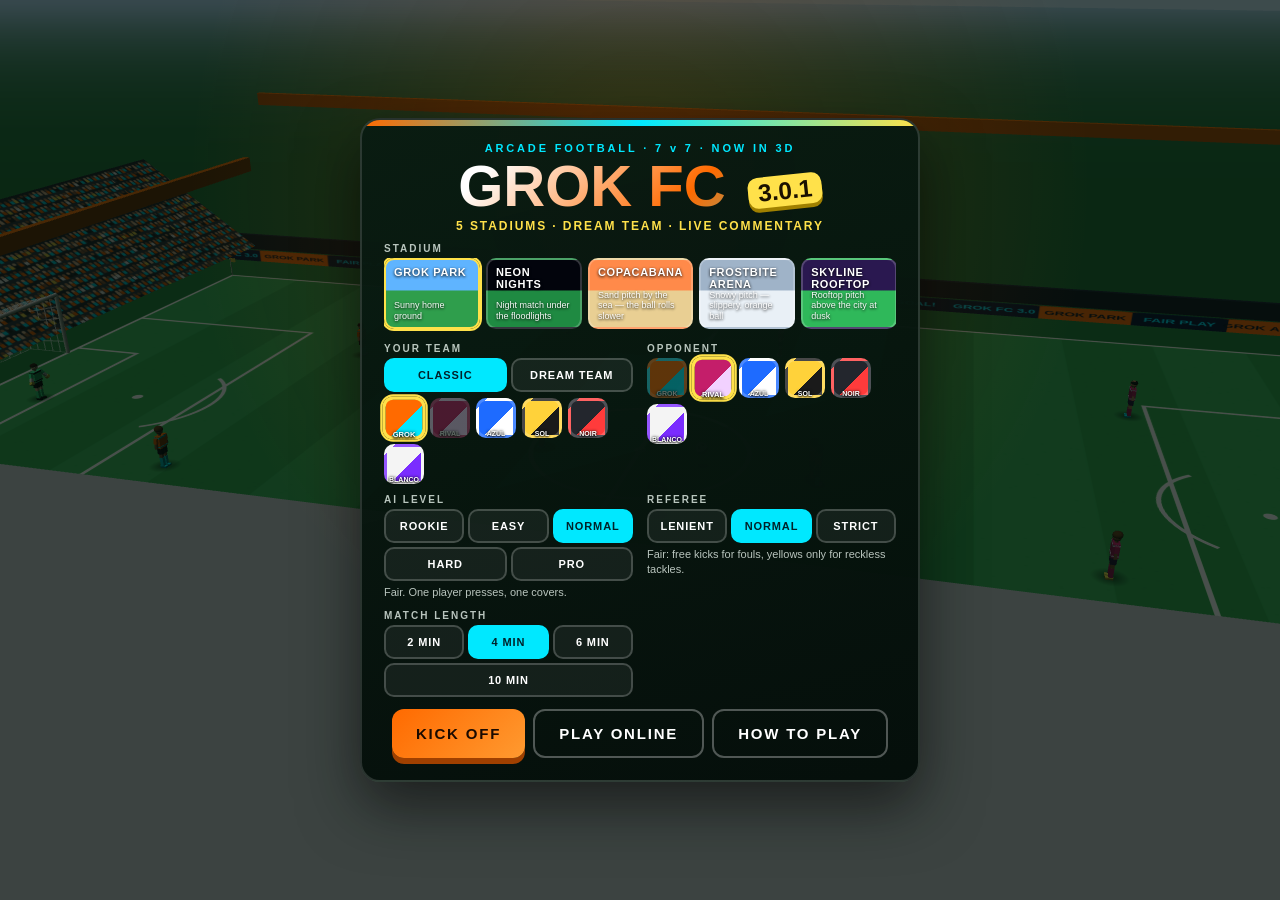
<file: index.html>
<!DOCTYPE html>
<html lang="en">
<head>
  <meta charset="UTF-8" />
  <meta name="viewport" content="width=device-width, initial-scale=1, maximum-scale=1, user-scalable=no, viewport-fit=cover" />
  <meta name="apple-mobile-web-app-capable" content="yes" />
  <meta name="mobile-web-app-capable" content="yes" />
  <meta name="apple-mobile-web-app-status-bar-style" content="black-translucent" />
  <meta name="theme-color" content="#0a1f14" />
  <title>GROK FC 3.0.1</title>
  <link rel="stylesheet" href="style.css" />
  <link rel="icon" href="data:image/svg+xml,%3Csvg xmlns='http://www.w3.org/2000/svg' viewBox='0 0 64 64'%3E%3Crect width='64' height='64' rx='12' fill='%230a1f14'/%3E%3Ccircle cx='32' cy='32' r='18' fill='%23ff6a00'/%3E%3Ccircle cx='32' cy='32' r='10' fill='%2300e8ff'/%3E%3Ccircle cx='32' cy='32' r='4' fill='%23fff'/%3E%3C/svg%3E" />
</head>
<body>
  <canvas id="game"></canvas>
  <div id="flash"></div>
  <div id="goal-text"></div>
  <div id="name-tag" class="hidden"></div>
  <div id="power" class="hidden"><div id="power-fill"></div><span>POWER</span></div>

  <div id="hud" class="hidden">
    <div id="scoreboard">
      <div class="team home"><span class="kit"></span><span id="name-home" class="name">GROK</span><span id="score-home" class="score">0</span></div>
      <div class="clock-wrap"><div id="clock">0'</div><div id="half-label">1ST HALF</div></div>
      <div class="team away"><span id="score-away" class="score">0</span><span id="name-away" class="name">RIVAL</span><span class="kit"></span></div>
    </div>
    <button id="pause-btn" type="button" aria-label="Pause">II</button>
    <button id="mute-btn" type="button" aria-label="Commentary voice on/off">🔊</button>
    <canvas id="minimap"></canvas>
    <div id="comm"><i>🎙</i><span></span></div>
    <div id="call-banner"></div>
    <div id="card-toast" class="hidden">
      <div id="toast-pic" class="cardpic yellow"></div>
      <div class="toast-text"><b id="toast-title">YELLOW CARD</b><span id="toast-sub"></span></div>
    </div>
    <div id="card-log"></div>
    <div id="player-info"><span id="ctrl-name">#9</span><div id="stam-bar"><div id="stam-fill"></div></div></div>
    <div id="sp-hint" class="hidden"></div>
    <div id="replay-tag" class="hidden">▶ REPLAY <small>tap to skip</small></div>
  </div>

  <div id="touch-ui" class="hidden" aria-hidden="true">
    <div id="stick-zone"><div id="stick-base"><div id="stick"></div></div><div id="stick-hint">MOVE</div></div>
    <div id="action-btns">
      <button type="button" id="btn-sprint"><span id="lbl-sprint" class="lbl">SPRINT</span><span id="sub-sprint" class="sub"></span></button>
      <button type="button" id="btn-pass"><span id="lbl-pass" class="lbl">PASS</span></button>
      <button type="button" id="btn-shoot"><span id="lbl-shoot" class="lbl">SHOOT</span><span id="sub-shoot" class="sub">hold = power</span></button>
    </div>
  </div>

  <div id="overlay" class="show">
    <div class="card" id="title-card">
      <div class="stripe"></div>
      <div class="title-row">
        <div>
          <p class="kicker">ARCADE FOOTBALL · 7 v 7 · NOW IN 3D</p>
          <h1>GROK FC <span class="ver">3.0.1</span></h1>
          <p class="tag">5 STADIUMS · DREAM TEAM · LIVE COMMENTARY</p>
        </div>
      </div>
      <div class="settings">
        <div class="set wide"><label>STADIUM</label><div id="pick-stad" class="stads"></div></div>
        <div class="set"><label>YOUR TEAM</label><div id="pick-mode" class="segs"></div><div id="pick-team" class="swatches"></div><div id="dream-sum" class="dream-sum hidden"></div></div>
        <div class="set"><label>OPPONENT</label><div id="pick-opp" class="swatches"></div></div>
        <div class="set"><label>AI LEVEL</label><div id="pick-diff" class="segs lv5"></div><p id="diff-note" class="note"></p></div>
        <div class="set"><label>REFEREE</label><div id="pick-ref" class="segs"></div><p id="ref-note" class="note"></p></div>
        <div class="set"><label>MATCH LENGTH</label><div id="pick-len" class="segs"></div></div>
      </div>
      <div class="btn-row">
        <button id="play-btn" type="button" class="btn primary">KICK OFF</button>
        <button id="online-btn" type="button" class="btn ghost">PLAY ONLINE</button>
        <button id="help-btn" type="button" class="btn ghost">HOW TO PLAY</button>
      </div>
      <p id="title-record" class="note"></p>
    </div>

    <div class="card hidden" id="help-card">
      <div class="stripe"></div>
      <p class="kicker">HOW TO PLAY</p>
      <h2>Score more than them!</h2>
      <div class="help-grid">
        <div>
          <h3>📱 Phone</h3>
          <ul>
            <li><b>Left thumb</b> anywhere on the left = joystick. Up on the stick = up the pitch.</li>
            <li><b>PASS</b> — to the teammate you point at (white ring shows who)</li>
            <li><b>SHOOT</b> — hold for power, let go. It aims for the open corner for you.</li>
            <li><b>SPRINT</b> — hold to run faster</li>
            <li>Defending: big button = <b>TACKLE</b>, <b>SWITCH</b> = change player, hold <b>SPRINT</b> (no stick) to chase the ball</li>
          </ul>
        </div>
        <div class="kb">
          <h3>⌨️ Keyboard</h3>
          <ul>
            <li><kbd>WASD</kbd>/<kbd>Arrows</kbd> move · <kbd>Shift</kbd>/<kbd>L</kbd> sprint</li>
            <li><kbd>J</kbd>/<kbd>Z</kbd> pass (switch player when defending)</li>
            <li><kbd>K</kbd>/<kbd>X</kbd>/<kbd>Space</kbd> shoot — hold for power (tackle when defending)</li>
            <li><kbd>Q</kbd>/<kbd>Tab</kbd> switch · <kbd>Esc</kbd> pause</li>
          </ul>
        </div>
      </div>
      <p class="tips">⭐ You always control the player with the <b class="yel">yellow arrow</b>. It switches automatically to whoever is closest to the ball, and the ball sticks to your feet when you dribble.
        Tackle from the front — tackles from behind or after the ball has gone are fouls, and really reckless ones get a card.</p>
      <button id="help-ok" type="button" class="btn primary">GOT IT — LET'S PLAY</button>
    </div>

    <div class="card hidden wide" id="dream-card"></div>

    <div class="card hidden" id="online-card">
      <div class="stripe"></div>
      <div id="on-body"></div>
    </div>

    <div class="card hidden" id="pause-card">
      <p class="kicker">PAUSED</p>
      <h2>TIME OUT</h2>
      <div id="pause-help" class="hidden note">PASS = pass to the ringed teammate · SHOOT = hold &amp; release · SPRINT = hold · Defending: big button tackles, SWITCH changes player, hold SPRINT to chase</div>
      <div class="btn-row">
        <button id="resume-btn" type="button" class="btn primary">RESUME</button>
        <button id="pause-help-btn" type="button" class="btn ghost">CONTROLS</button>
        <button id="pause-quit-btn" type="button" class="btn ghost">QUIT</button>
      </div>
    </div>

    <div class="card hidden" id="half-card">
      <p class="kicker">HALF TIME</p>
      <h2 id="half-score">0 – 0</h2>
      <p class="result" id="half-msg"></p>
      <button id="second-half-btn" type="button" class="btn primary">2ND HALF</button>
    </div>

    <div class="card hidden" id="full-card">
      <div class="stripe"></div>
      <p class="kicker">FULL TIME</p>
      <h2 id="full-score">0 – 0</h2>
      <p class="result" id="full-msg"></p>
      <div class="stats" id="full-stats"></div>
      <p id="full-record" class="note"></p>
      <div class="btn-row">
        <button id="retry-btn" type="button" class="btn primary">REMATCH</button>
        <button id="full-menu-btn" type="button" class="btn ghost">MENU</button>
      </div>
    </div>
  </div>

  <div id="countdown"></div>

  <script src="three.min.js"></script>
  <script src="peerjs.min.js"></script>
  <script src="grok-net.js"></script>
  <script src="dream.js"></script>
  <script src="commentary.js"></script>
  <script src="fc3d.js?v=301"></script>
  <script src="game.js?v=301"></script>
</body>
</html>
</file>
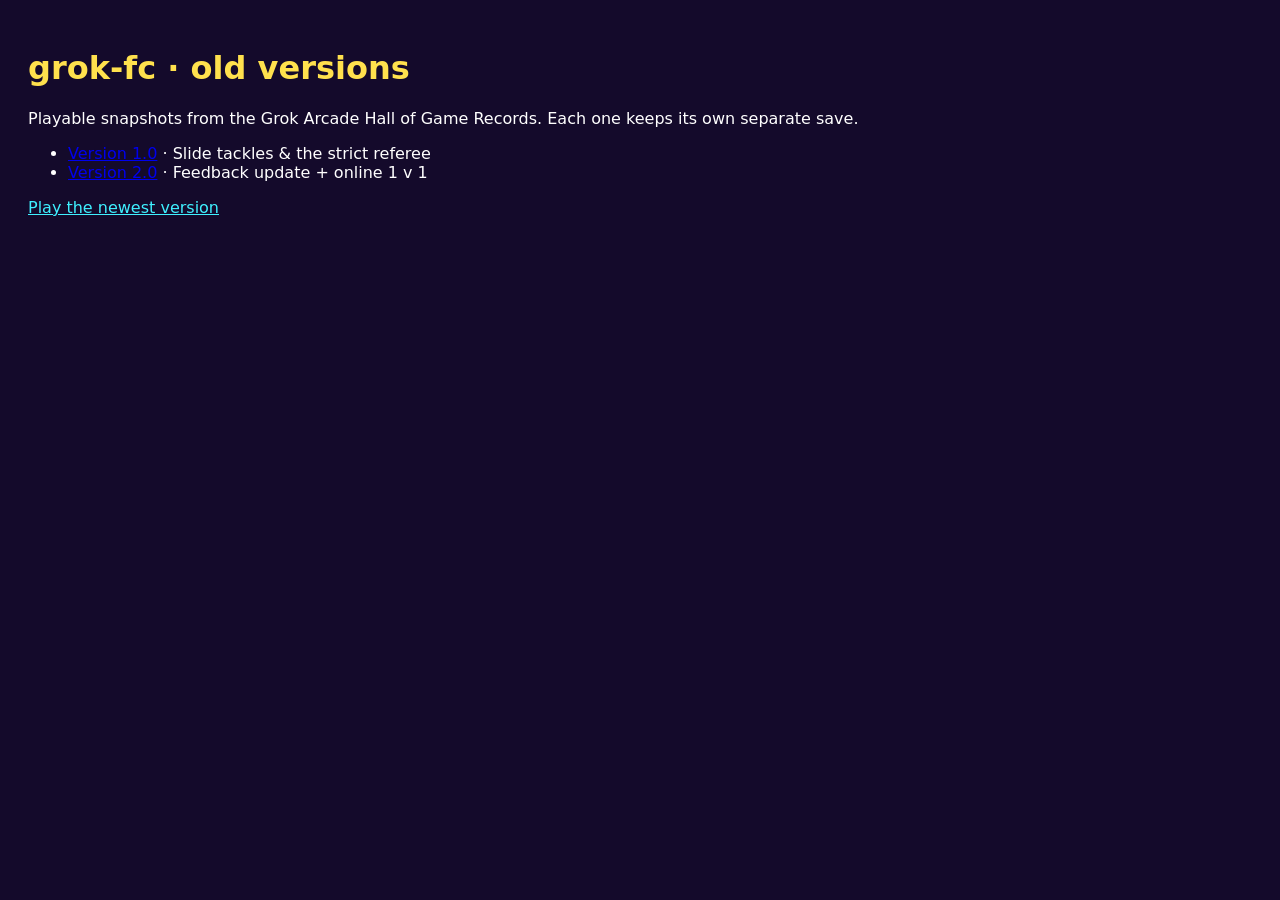
<file: versions/index.html>
<!doctype html><meta charset="utf-8"><meta name="viewport" content="width=device-width,initial-scale=1"><meta name="robots" content="noindex"><title>grok-fc old versions</title><body style="font-family:system-ui;background:#140a2b;color:#fff;padding:20px"><h1 style="color:#ffe14d">grok-fc &middot; old versions</h1><p>Playable snapshots from the Grok Arcade Hall of Game Records. Each one keeps its own separate save.</p><ul><li><a href="v1/">Version 1.0</a> &middot; Slide tackles & the strict referee</li><li><a href="v2/">Version 2.0</a> &middot; Feedback update + online 1 v 1</li></ul><p><a style="color:#3ff0ff" href="../">Play the newest version</a></p>
</file>
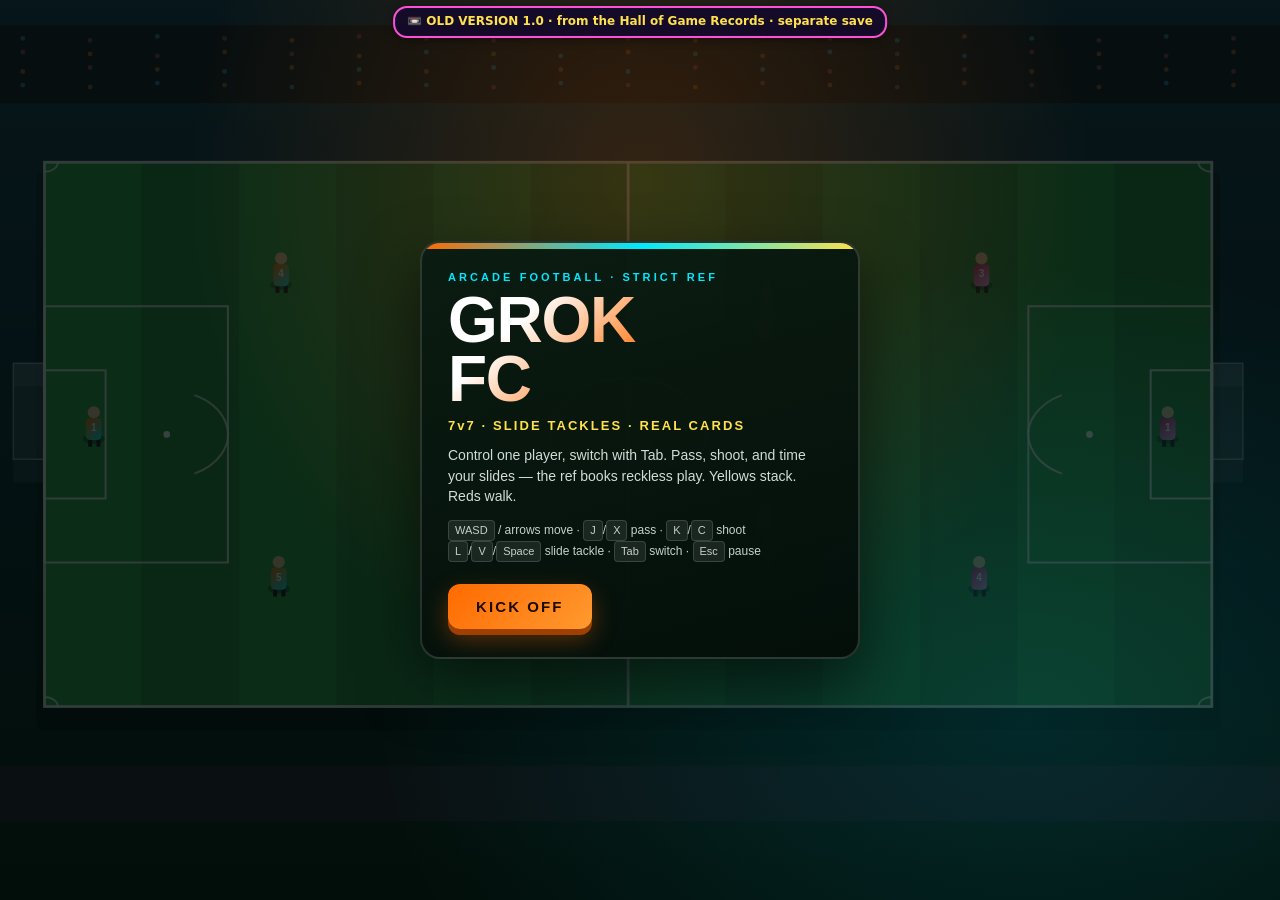
<file: versions/v1/index.html>
<!DOCTYPE html>
<html lang="en">
<head>
<script>/* Grok Arcade Hall of Game Records: archived old version 1.0 of grok-fc. Saves are kept separate from the newest version. */
(function(){var P='grokOldVersion.grok-fc.v1:';try{var S=Storage.prototype,g=S.getItem,s=S.setItem,r=S.removeItem;function L(t){try{return t===window.localStorage;}catch(e){return false;}}
S.getItem=function(k){return g.call(this,L(this)?P+k:k);};S.setItem=function(k,v){return s.call(this,L(this)?P+k:k,v);};S.removeItem=function(k){return r.call(this,L(this)?P+k:k);};}catch(e){}
window.GROK_OLD_VERSION={repo:'grok-fc',label:'v1',ver:'1.0',prefix:P};
function badge(){try{var d=document.createElement('div');d.id='grokOldVerBadge';d.setAttribute('style','position:fixed;left:50%;top:6px;transform:translateX(-50%);z-index:2147483647;background:rgba(20,10,43,.92);color:#ffe14d;font:bold 12px/1.3 system-ui,sans-serif;padding:6px 12px;border-radius:14px;border:2px solid #ff4fd8;box-shadow:0 2px 10px rgba(0,0,0,.4);pointer-events:none;transition:opacity .8s;text-align:center;max-width:90vw');d.textContent='\uD83D\uDCFC OLD VERSION 1.0 \u00b7 from the Hall of Game Records \u00b7 separate save';document.body.appendChild(d);setTimeout(function(){d.style.opacity='0';},6000);setTimeout(function(){if(d.parentNode)d.parentNode.removeChild(d);},7000);}catch(e){}}
if(document.readyState==='loading')document.addEventListener('DOMContentLoaded',badge);else badge();})();</script>
<meta name="robots" content="noindex">

  <meta charset="UTF-8" />
  <meta name="viewport" content="width=device-width, initial-scale=1, maximum-scale=1, user-scalable=no, viewport-fit=cover" />
  <meta name="apple-mobile-web-app-capable" content="yes" />
  <meta name="mobile-web-app-capable" content="yes" />
  <meta name="apple-mobile-web-app-status-bar-style" content="black-translucent" />
  <meta name="theme-color" content="#0a1f14" />
  <title>GROK FC</title>
  <link rel="stylesheet" href="style.css" />
  <link rel="icon" href="data:image/svg+xml,%3Csvg xmlns='http://www.w3.org/2000/svg' viewBox='0 0 64 64'%3E%3Crect width='64' height='64' rx='12' fill='%230a1f14'/%3E%3Ccircle cx='32' cy='32' r='18' fill='%23ff6a00'/%3E%3Ccircle cx='32' cy='32' r='10' fill='%2300e8ff'/%3E%3Ccircle cx='32' cy='32' r='4' fill='%23fff'/%3E%3C/svg%3E" />
</head>
<body>
  <canvas id="game"></canvas>

  <div id="hud" class="hidden">
    <div id="scoreboard">
      <div class="team home">
        <span class="kit"></span>
        <span class="name">GROK</span>
        <span id="score-home" class="score">0</span>
      </div>
      <div class="clock-wrap">
        <div id="clock">00:00</div>
        <div id="half-label">1ST</div>
      </div>
      <div class="team away">
        <span id="score-away" class="score">0</span>
        <span class="name">RIVAL</span>
        <span class="kit"></span>
      </div>
    </div>
    <div id="call-banner"></div>
    <div id="card-log"></div>
    <div id="player-info">
      <span id="ctrl-name">FW 9</span>
      <div id="stam-bar"><div id="stam-fill"></div></div>
    </div>
  </div>

  <div id="card-flash" class="hidden">
    <div id="card-flash-inner">
      <div id="card-color"></div>
      <div id="card-text">YELLOW CARD</div>
      <div id="card-player"></div>
    </div>
  </div>

  <div id="touch-ui" class="hidden" aria-hidden="true">
    <div id="stick-pad"><div id="stick"></div></div>
    <div id="action-btns">
      <button type="button" id="btn-pass">PASS</button>
      <button type="button" id="btn-shoot">SHOOT</button>
      <button type="button" id="btn-tackle">SLIDE</button>
      <button type="button" id="btn-switch">SWAP</button>
    </div>
  </div>

  <div id="overlay" class="show">
    <div class="card" id="title-card">
      <div class="stripe"></div>
      <p class="kicker">ARCADE FOOTBALL · STRICT REF</p>
      <h1>GROK<br>FC</h1>
      <p class="tag">7v7 · SLIDE TACKLES · REAL CARDS</p>
      <p class="blurb">Control one player, switch with Tab. Pass, shoot, and time your slides — the ref books reckless play. Yellows stack. Reds walk.</p>
      <ul class="controls">
        <li><kbd>WASD</kbd> / arrows move · <kbd>J</kbd>/<kbd>X</kbd> pass · <kbd>K</kbd>/<kbd>C</kbd> shoot</li>
        <li><kbd>L</kbd>/<kbd>V</kbd>/<kbd>Space</kbd> slide tackle · <kbd>Tab</kbd> switch · <kbd>Esc</kbd> pause</li>
        <li class="touch-note">Stick + PASS / SHOOT / SLIDE / SWAP</li>
      </ul>
      <button id="play-btn" type="button" class="btn primary">KICK OFF</button>
    </div>

    <div class="card hidden" id="pause-card">
      <p class="kicker">PAUSED</p>
      <h2>TIME OUT</h2>
      <button id="resume-btn" type="button" class="btn primary">RESUME</button>
      <button id="pause-quit-btn" type="button" class="btn ghost">TITLE</button>
    </div>

    <div class="card hidden" id="half-card">
      <p class="kicker">HALF TIME</p>
      <h2 id="half-score">0 – 0</h2>
      <p class="result" id="half-msg">Teams switch ends. Ref still watching.</p>
      <button id="second-half-btn" type="button" class="btn primary">2ND HALF</button>
    </div>

    <div class="card hidden" id="full-card">
      <p class="kicker">FULL TIME</p>
      <h2 id="full-score">0 – 0</h2>
      <p class="result" id="full-msg">Match complete.</p>
      <div class="stats" id="full-stats"></div>
      <button id="retry-btn" type="button" class="btn primary">REMATCH</button>
      <button id="full-menu-btn" type="button" class="btn ghost">TITLE</button>
    </div>
  </div>

  <div id="countdown"></div>

  <script src="game.js"></script>
</body>
</html>
</file>
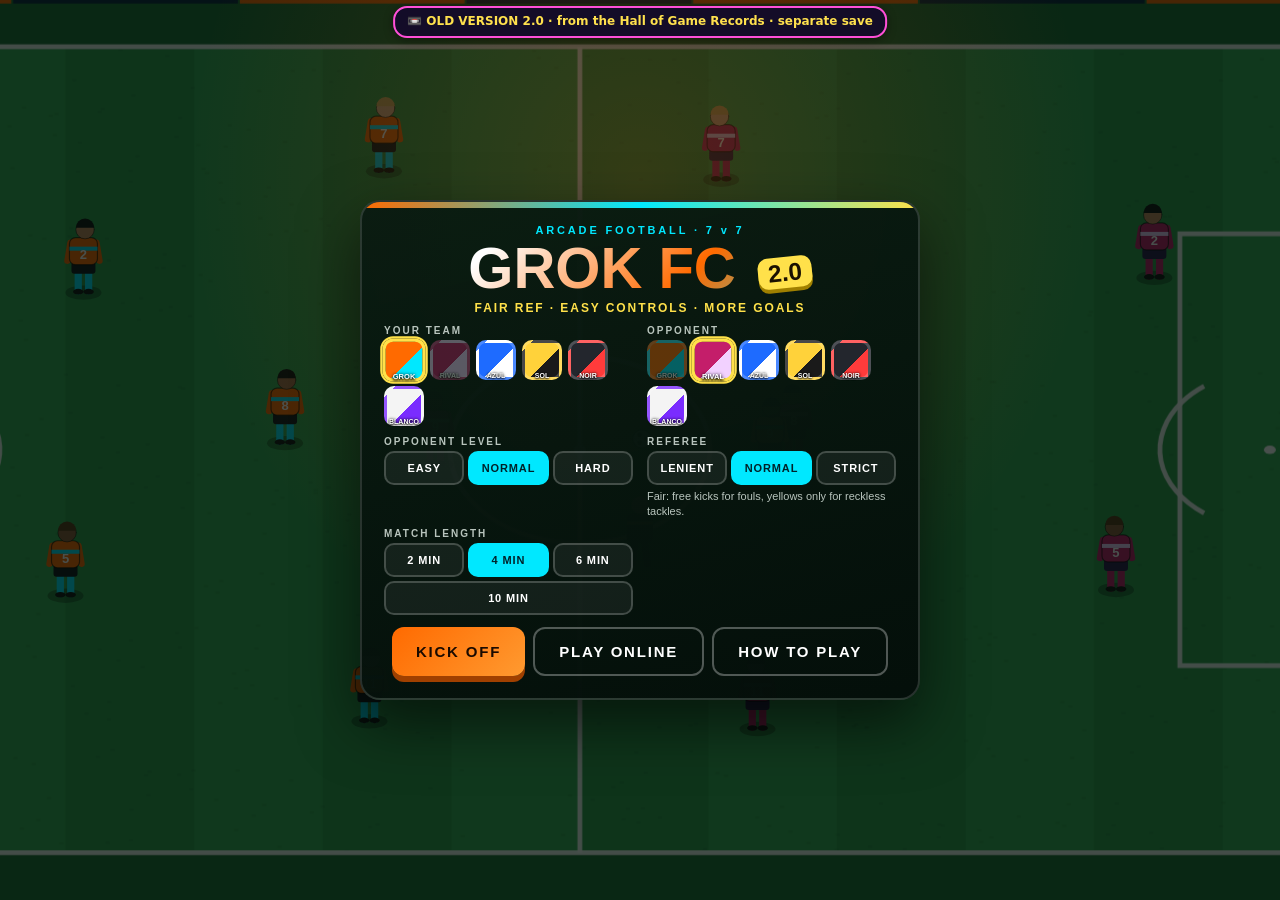
<file: versions/v2/index.html>
<!DOCTYPE html>
<html lang="en">
<head>
<script>/* Grok Arcade Hall of Game Records: archived old version 2.0 of grok-fc. Saves are kept separate from the newest version. */
(function(){var P='grokOldVersion.grok-fc.v2:';try{var S=Storage.prototype,g=S.getItem,s=S.setItem,r=S.removeItem;function L(t){try{return t===window.localStorage;}catch(e){return false;}}
S.getItem=function(k){return g.call(this,L(this)?P+k:k);};S.setItem=function(k,v){return s.call(this,L(this)?P+k:k,v);};S.removeItem=function(k){return r.call(this,L(this)?P+k:k);};}catch(e){}
window.GROK_OLD_VERSION={repo:'grok-fc',label:'v2',ver:'2.0',prefix:P};
function badge(){try{var d=document.createElement('div');d.id='grokOldVerBadge';d.setAttribute('style','position:fixed;left:50%;top:6px;transform:translateX(-50%);z-index:2147483647;background:rgba(20,10,43,.92);color:#ffe14d;font:bold 12px/1.3 system-ui,sans-serif;padding:6px 12px;border-radius:14px;border:2px solid #ff4fd8;box-shadow:0 2px 10px rgba(0,0,0,.4);pointer-events:none;transition:opacity .8s;text-align:center;max-width:90vw');d.textContent='\uD83D\uDCFC OLD VERSION 2.0 \u00b7 from the Hall of Game Records \u00b7 separate save';document.body.appendChild(d);setTimeout(function(){d.style.opacity='0';},6000);setTimeout(function(){if(d.parentNode)d.parentNode.removeChild(d);},7000);}catch(e){}}
if(document.readyState==='loading')document.addEventListener('DOMContentLoaded',badge);else badge();})();</script>
<meta name="robots" content="noindex">

  <meta charset="UTF-8" />
  <meta name="viewport" content="width=device-width, initial-scale=1, maximum-scale=1, user-scalable=no, viewport-fit=cover" />
  <meta name="apple-mobile-web-app-capable" content="yes" />
  <meta name="mobile-web-app-capable" content="yes" />
  <meta name="apple-mobile-web-app-status-bar-style" content="black-translucent" />
  <meta name="theme-color" content="#0a1f14" />
  <title>GROK FC 2.0</title>
  <link rel="stylesheet" href="style.css" />
  <link rel="icon" href="data:image/svg+xml,%3Csvg xmlns='http://www.w3.org/2000/svg' viewBox='0 0 64 64'%3E%3Crect width='64' height='64' rx='12' fill='%230a1f14'/%3E%3Ccircle cx='32' cy='32' r='18' fill='%23ff6a00'/%3E%3Ccircle cx='32' cy='32' r='10' fill='%2300e8ff'/%3E%3Ccircle cx='32' cy='32' r='4' fill='%23fff'/%3E%3C/svg%3E" />
</head>
<body>
  <canvas id="game"></canvas>

  <div id="hud" class="hidden">
    <div id="scoreboard">
      <div class="team home"><span class="kit"></span><span id="name-home" class="name">GROK</span><span id="score-home" class="score">0</span></div>
      <div class="clock-wrap"><div id="clock">0'</div><div id="half-label">1ST HALF</div></div>
      <div class="team away"><span id="score-away" class="score">0</span><span id="name-away" class="name">RIVAL</span><span class="kit"></span></div>
    </div>
    <button id="pause-btn" type="button" aria-label="Pause">II</button>
    <div id="call-banner"></div>
    <div id="card-toast" class="hidden">
      <div id="toast-pic" class="cardpic yellow"></div>
      <div class="toast-text"><b id="toast-title">YELLOW CARD</b><span id="toast-sub"></span></div>
    </div>
    <div id="card-log"></div>
    <div id="player-info"><span id="ctrl-name">#9</span><div id="stam-bar"><div id="stam-fill"></div></div></div>
    <div id="sp-hint" class="hidden"></div>
    <div id="replay-tag" class="hidden">▶ REPLAY <small>tap to skip</small></div>
  </div>

  <div id="touch-ui" class="hidden" aria-hidden="true">
    <div id="stick-zone"><div id="stick-base"><div id="stick"></div></div><div id="stick-hint">MOVE</div></div>
    <div id="action-btns">
      <button type="button" id="btn-tackle"><span id="lbl-tackle" class="lbl">TACKLE</span></button>
      <button type="button" id="btn-pass"><span id="lbl-pass" class="lbl">PASS</span></button>
      <button type="button" id="btn-shoot"><span id="lbl-shoot" class="lbl">SHOOT</span><span id="sub-shoot" class="sub">hold = power</span></button>
    </div>
  </div>

  <div id="overlay" class="show">
    <div class="card" id="title-card">
      <div class="stripe"></div>
      <div class="title-row">
        <div>
          <p class="kicker">ARCADE FOOTBALL · 7 v 7</p>
          <h1>GROK FC <span class="ver">2.0</span></h1>
          <p class="tag">FAIR REF · EASY CONTROLS · MORE GOALS</p>
        </div>
      </div>
      <div class="settings">
        <div class="set"><label>YOUR TEAM</label><div id="pick-team" class="swatches"></div></div>
        <div class="set"><label>OPPONENT</label><div id="pick-opp" class="swatches"></div></div>
        <div class="set"><label>OPPONENT LEVEL</label><div id="pick-diff" class="segs"></div></div>
        <div class="set"><label>REFEREE</label><div id="pick-ref" class="segs"></div><p id="ref-note" class="note"></p></div>
        <div class="set"><label>MATCH LENGTH</label><div id="pick-len" class="segs"></div></div>
      </div>
      <div class="btn-row">
        <button id="play-btn" type="button" class="btn primary">KICK OFF</button>
        <button id="online-btn" type="button" class="btn ghost">PLAY ONLINE</button>
        <button id="help-btn" type="button" class="btn ghost">HOW TO PLAY</button>
      </div>
      <p id="title-record" class="note"></p>
    </div>

    <div class="card hidden" id="help-card">
      <div class="stripe"></div>
      <p class="kicker">HOW TO PLAY</p>
      <h2>Score more than them!</h2>
      <div class="help-grid">
        <div>
          <h3>📱 Phone</h3>
          <ul>
            <li><b>Left thumb</b> anywhere = joystick</li>
            <li><b>PASS</b> — passes to the teammate you point at (dashed ring)</li>
            <li><b>SHOOT</b> — hold for power, let go to shoot. Aims for the open corner.</li>
            <li><b>SPRINT</b> — hold while you have the ball</li>
            <li>Defending: <b>TACKLE</b> near the ball, <b>PRESS</b> (hold) to chase, <b>SWITCH</b> to change player</li>
          </ul>
        </div>
        <div class="kb">
          <h3>⌨️ Keyboard</h3>
          <ul>
            <li><kbd>WASD</kbd>/<kbd>Arrows</kbd> move · <kbd>Shift</kbd> sprint</li>
            <li><kbd>J</kbd>/<kbd>Z</kbd> pass (switch when defending)</li>
            <li><kbd>K</kbd>/<kbd>X</kbd> shoot — hold for power (press when defending)</li>
            <li><kbd>L</kbd>/<kbd>C</kbd>/<kbd>Space</kbd> tackle · <kbd>Q</kbd>/<kbd>Tab</kbd> switch · <kbd>Esc</kbd> pause</li>
          </ul>
        </div>
      </div>
      <p class="tips">⭐ You always control the player with the <b class="yel">yellow arrow</b>. It switches automatically to whoever is closest to the ball.
        Tackle from the front — tackles from behind or after the ball has gone are fouls, and really reckless ones get a card.</p>
      <button id="help-ok" type="button" class="btn primary">GOT IT — LET'S PLAY</button>
    </div>

    <div class="card hidden" id="online-card">
      <div class="stripe"></div>
      <div id="on-body"></div>
    </div>

    <div class="card hidden" id="pause-card">
      <p class="kicker">PAUSED</p>
      <h2>TIME OUT</h2>
      <div id="pause-help" class="hidden note">PASS = pass to the ringed teammate · SHOOT = hold &amp; release · TACKLE near the ball · PRESS (hold) chases · SWITCH changes player</div>
      <div class="btn-row">
        <button id="resume-btn" type="button" class="btn primary">RESUME</button>
        <button id="pause-help-btn" type="button" class="btn ghost">CONTROLS</button>
        <button id="pause-quit-btn" type="button" class="btn ghost">QUIT</button>
      </div>
    </div>

    <div class="card hidden" id="half-card">
      <p class="kicker">HALF TIME</p>
      <h2 id="half-score">0 – 0</h2>
      <p class="result" id="half-msg"></p>
      <button id="second-half-btn" type="button" class="btn primary">2ND HALF</button>
    </div>

    <div class="card hidden" id="full-card">
      <div class="stripe"></div>
      <p class="kicker">FULL TIME</p>
      <h2 id="full-score">0 – 0</h2>
      <p class="result" id="full-msg"></p>
      <div class="stats" id="full-stats"></div>
      <p id="full-record" class="note"></p>
      <div class="btn-row">
        <button id="retry-btn" type="button" class="btn primary">REMATCH</button>
        <button id="full-menu-btn" type="button" class="btn ghost">MENU</button>
      </div>
    </div>
  </div>

  <div id="countdown"></div>

  <script src="peerjs.min.js"></script>
  <script src="grok-net.js"></script>
  <script src="game.js"></script>
</body>
</html>
</file>
<file: style.css>
:root {
  --orange: #ff6a00;
  --cyan: #00e8ff;
  --gold: #ffe14a;
  --paper: #f4fff8;
  --panel: rgba(8, 22, 14, 0.9);
  --shadow: #031008;
}
* { box-sizing: border-box; margin: 0; padding: 0; }
html, body {
  width: 100%; height: 100%; overflow: hidden; background: #04120a;
  font-family: Trebuchet MS, Segoe UI, Arial Black, sans-serif; color: var(--paper);
  touch-action: none; user-select: none; -webkit-user-select: none; -webkit-tap-highlight-color: transparent;
}
canvas#game { display: block; width: 100%; height: 100%; }
.hidden { display: none !important; }

/* ---------- HUD ---------- */
#hud { position: absolute; inset: 0; pointer-events: none; z-index: 5; }
#scoreboard {
  position: absolute; top: calc(8px + env(safe-area-inset-top)); left: 50%; transform: translateX(-50%);
  display: flex; align-items: stretch; background: linear-gradient(180deg, rgba(6,20,12,.94), rgba(4,14,8,.88));
  border: 2px solid rgba(255,255,255,.14); border-radius: 14px; overflow: hidden;
  box-shadow: 0 8px 28px rgba(0,0,0,.45);
}
#scoreboard .team { display: flex; align-items: center; gap: 8px; padding: 6px 12px; min-width: 120px; }
#scoreboard .team.away { justify-content: flex-end; }
#scoreboard .kit { width: 16px; height: 16px; border-radius: 4px; box-shadow: 0 0 0 2px rgba(255,255,255,.3); }
#scoreboard .name { font-size: 12px; letter-spacing: .14em; font-weight: 800; }
#scoreboard .score { font-size: 28px; font-weight: 900; line-height: 1; text-shadow: 0 2px 0 var(--shadow); }
.clock-wrap { padding: 4px 14px; background: rgba(0,0,0,.35); text-align: center; min-width: 84px; }
#clock { font-size: 20px; font-weight: 900; color: var(--gold); }
#half-label { font-size: 9px; letter-spacing: .16em; opacity: .75; font-weight: 800; }

#pause-btn {
  position: absolute; top: calc(10px + env(safe-area-inset-top)); left: calc(10px + env(safe-area-inset-left));
  width: 44px; height: 44px; border-radius: 12px; border: 2px solid rgba(255,255,255,.3);
  background: rgba(0,0,0,.45); color: #fff; font-weight: 900; font-size: 16px; pointer-events: auto; cursor: pointer;
}
#call-banner {
  position: absolute; top: calc(70px + env(safe-area-inset-top)); left: 50%; transform: translate(-50%, -6px) scale(.9);
  padding: 6px 16px; border-radius: 999px; background: rgba(0,0,0,.6); border: 2px solid rgba(255,255,255,.2);
  font-size: 16px; font-weight: 900; letter-spacing: .08em; white-space: nowrap; opacity: 0; transition: opacity .15s, transform .15s;
}
#call-banner.show { opacity: 1; transform: translate(-50%, 0) scale(1); }

#card-toast {
  position: absolute; top: calc(112px + env(safe-area-inset-top)); left: 50%; transform: translateX(-50%);
  display: flex; align-items: center; gap: 12px; padding: 10px 16px; border-radius: 14px;
  background: rgba(0,0,0,.78); border: 2px solid rgba(255,255,255,.2); animation: pop .4s ease-out; max-width: 92vw;
}
.cardpic { width: 26px; height: 36px; border-radius: 4px; flex: none; box-shadow: 0 4px 12px rgba(0,0,0,.5); }
.cardpic.yellow { background: linear-gradient(160deg, #ffe14a, #e8b800); }
.cardpic.red { background: linear-gradient(160deg, #ff4d5a, #b01020); }
.toast-text b { display: block; font-size: 16px; letter-spacing: .08em; }
.toast-text span { font-size: 12px; opacity: .85; }
@keyframes pop { 0% { transform: translateX(-50%) scale(.6); opacity: 0; } 100% { transform: translateX(-50%) scale(1); opacity: 1; } }

#card-log {
  position: absolute; top: calc(10px + env(safe-area-inset-top)); right: calc(12px + env(safe-area-inset-right));
  width: min(170px, 30vw); font-size: 11px; text-align: right; text-shadow: 0 1px 4px #000;
}
#card-log .entry { margin-bottom: 3px; padding: 2px 6px; border-radius: 4px; background: rgba(0,0,0,.4); display: inline-block; }
#card-log .y { color: var(--gold); }
#card-log .r { color: #ff4d5a; font-weight: 800; }

#player-info {
  position: absolute; top: calc(62px + env(safe-area-inset-top)); left: calc(10px + env(safe-area-inset-left));
  background: var(--panel); border: 1px solid rgba(255,255,255,.14); border-radius: 10px; padding: 6px 10px; min-width: 110px;
}
#ctrl-name { font-size: 12px; font-weight: 800; letter-spacing: .06em; color: var(--gold); }
#stam-bar { margin-top: 4px; height: 5px; background: rgba(255,255,255,.14); border-radius: 4px; overflow: hidden; }
#stam-fill { height: 100%; width: 100%; background: linear-gradient(90deg, var(--orange), var(--cyan)); }

#sp-hint {
  position: absolute; bottom: calc(110px + env(safe-area-inset-bottom)); left: 50%; transform: translateX(-50%);
  padding: 8px 16px; border-radius: 12px; background: rgba(0,0,0,.7); border: 2px solid var(--gold);
  font-size: 14px; font-weight: 700; white-space: nowrap; max-width: 94vw; overflow: hidden; text-overflow: ellipsis;
}
#sp-hint b { color: var(--gold); margin-right: 6px; letter-spacing: .08em; }
#replay-tag {
  position: absolute; top: calc(8px + env(safe-area-inset-top)); right: calc(14px + env(safe-area-inset-right));
  font-weight: 900; letter-spacing: .14em; color: #ff4d5a; font-size: 18px; text-shadow: 0 2px 4px #000;
}
#replay-tag small { display: block; font-size: 10px; color: #fff; letter-spacing: .1em; text-align: right; }

/* ---------- touch controls ---------- */
#touch-ui { position: absolute; inset: 0; z-index: 8; pointer-events: none; }
#stick-zone { position: absolute; left: 0; bottom: 0; width: 50%; height: 78%; pointer-events: auto; }
#stick-base {
  position: absolute; left: calc(34px + env(safe-area-inset-left)); top: auto; bottom: 28px; width: 120px; height: 120px;
  border-radius: 50%; background: rgba(0,0,0,.25); border: 3px solid rgba(255,255,255,.28); opacity: .75;
}
#stick-base.on { bottom: auto; opacity: 1; }
#stick {
  position: absolute; left: 50%; top: 50%; width: 54px; height: 54px; margin: -27px 0 0 -27px; border-radius: 50%;
  background: radial-gradient(circle at 35% 30%, #fff, #c8d8d0 55%, #6a8070); box-shadow: 0 4px 12px rgba(0,0,0,.4);
}
#stick-hint { position: absolute; left: calc(70px + env(safe-area-inset-left)); bottom: 8px; font-size: 10px; font-weight: 900; letter-spacing: .2em; opacity: .55; }
#action-btns {
  position: absolute; right: calc(12px + env(safe-area-inset-right)); bottom: calc(12px + env(safe-area-inset-bottom));
  width: 250px; height: 200px; pointer-events: none;
}
#action-btns button {
  position: absolute; border-radius: 50%; border: 3px solid rgba(255,255,255,.55); color: #fff; font-family: inherit;
  font-weight: 900; letter-spacing: .04em; text-shadow: 0 2px 2px rgba(0,0,0,.6); pointer-events: auto;
  -webkit-appearance: none; appearance: none; display: flex; flex-direction: column; align-items: center; justify-content: center;
  box-shadow: 0 6px 0 rgba(0,0,0,.35);
}
#action-btns button.down { transform: scale(.92); filter: brightness(1.2); box-shadow: 0 2px 0 rgba(0,0,0,.35); }
#action-btns .lbl { font-size: 15px; }
#action-btns .sub { font-size: 9px; opacity: .85; font-weight: 700; letter-spacing: 0; }
#btn-shoot { right: 0; bottom: 6px; width: 108px; height: 108px; background: radial-gradient(circle at 35% 30%, #ff9a40, #d04000); }
#btn-pass { right: 120px; bottom: 0; width: 88px; height: 88px; background: radial-gradient(circle at 35% 30%, #5ad8ff, #0080b0); }
#btn-sprint { right: 26px; bottom: 126px; width: 78px; height: 78px; background: radial-gradient(circle at 35% 30%, #ffe14a, #b88400); color: #1a1000; text-shadow: none; }
body:not(.atk) #btn-shoot { background: radial-gradient(circle at 35% 30%, #ff6a7a, #b0102a); }
body:not(.atk) #btn-pass { background: radial-gradient(circle at 35% 30%, #c0c8d0, #56606a); }

body.touch #player-info { top: calc(62px + env(safe-area-inset-top)); }
body.touch #sp-hint { bottom: calc(14px + env(safe-area-inset-bottom)); font-size: 13px; max-width: 46vw; white-space: normal; text-align: center; }

/* ---------- overlay & cards ---------- */
#overlay {
  position: absolute; inset: 0; z-index: 30; display: none; align-items: center; justify-content: center;
  background: radial-gradient(ellipse at 50% 20%, rgba(255,106,0,.16), transparent 50%), rgba(2, 12, 8, .72);
  padding: 12px;
}
#overlay.show { display: flex; }
#overlay .card {
  position: relative; width: min(560px, 96vw); max-height: 94vh; overflow-y: auto;
  background: linear-gradient(165deg, rgba(10,28,18,.97), rgba(4,14,10,.98)); border: 2px solid rgba(255,255,255,.14);
  border-radius: 20px; padding: 22px 22px 18px; box-shadow: 0 24px 60px rgba(0,0,0,.55); text-align: center;
  touch-action: pan-y;
}
#overlay .stripe { position: absolute; top: 0; left: 0; right: 0; height: 6px; background: linear-gradient(90deg, var(--orange), var(--cyan), var(--gold)); }
.kicker { font-size: 11px; letter-spacing: .26em; color: var(--cyan); font-weight: 800; margin-bottom: 4px; }
h1 {
  font-size: clamp(36px, 9vw, 58px); line-height: .95; font-weight: 900;
  background: linear-gradient(135deg, #fff 20%, var(--orange) 60%, var(--cyan)); -webkit-background-clip: text; background-clip: text; color: transparent;
}
h1 .ver {
  display: inline-block; vertical-align: middle; font-size: .42em; padding: 4px 10px; border-radius: 10px; margin-left: 6px;
  background: var(--gold); color: #1a1000; -webkit-text-fill-color: #1a1000; transform: rotate(-6deg); box-shadow: 0 4px 0 #a08000;
}
h2 { font-size: 30px; font-weight: 900; margin: 4px 0 10px; }
h3 { font-size: 15px; margin-bottom: 6px; color: var(--gold); }
.tag { font-size: 12px; letter-spacing: .16em; color: var(--gold); font-weight: 800; margin: 6px 0 10px; }
.settings { display: grid; grid-template-columns: 1fr 1fr; gap: 10px 14px; text-align: left; margin: 8px 0 12px; }
.set label { display: block; font-size: 10px; letter-spacing: .2em; font-weight: 800; opacity: .75; margin-bottom: 4px; }
.swatches { display: flex; flex-wrap: wrap; gap: 6px; }
.swatch {
  width: 40px; height: 40px; border-radius: 10px; border: 3px solid rgba(255,255,255,.2); cursor: pointer; position: relative;
}
.swatch span { position: absolute; bottom: -2px; left: 0; right: 0; font-size: 7px; font-weight: 900; color: #fff; text-shadow: 0 1px 2px #000, 0 0 3px #000; }
.swatch.on { border-color: var(--gold); box-shadow: 0 0 0 2px var(--gold); transform: scale(1.08); }
.swatch.taken { opacity: .35; }
.segs { display: flex; gap: 4px; flex-wrap: wrap; }
.seg {
  flex: 1; min-width: 60px; padding: 9px 6px; border-radius: 10px; border: 2px solid rgba(255,255,255,.2); cursor: pointer;
  background: rgba(255,255,255,.06); color: #fff; font-family: inherit; font-weight: 900; font-size: 11px; letter-spacing: .08em;
}
.seg.on { background: var(--cyan); color: #00222a; border-color: var(--cyan); }
.note { font-size: 11px; opacity: .75; margin-top: 4px; line-height: 1.35; }
.btn-row { display: flex; gap: 8px; justify-content: center; flex-wrap: wrap; margin-top: 6px; }
.btn {
  border: none; border-radius: 12px; padding: 14px 24px; font-size: 15px; font-weight: 900; letter-spacing: .12em;
  cursor: pointer; font-family: inherit; transition: transform .12s;
}
.btn:active { transform: scale(.97); }
.btn.primary { background: linear-gradient(135deg, var(--orange), #ff9a30); color: #1a0a00; box-shadow: 0 6px 0 #a04000; }
.btn.ghost { background: transparent; color: #fff; border: 2px solid rgba(255,255,255,.3); }
.help-grid { display: grid; grid-template-columns: 1fr 1fr; gap: 14px; text-align: left; font-size: 13px; line-height: 1.4; }
.help-grid ul { list-style: none; }
.help-grid li { margin-bottom: 6px; }
.tips { font-size: 13px; line-height: 1.45; margin: 10px 0 12px; opacity: .9; }
.yel { color: var(--gold); }
kbd { display: inline-block; padding: 0 5px; border-radius: 4px; background: rgba(255,255,255,.12); border: 1px solid rgba(255,255,255,.2); font-size: 11px; font-family: inherit; }
.result { opacity: .9; margin-bottom: 10px; }
.stats { margin: 8px 0 10px; font-size: 13px; }
.srow { display: grid; grid-template-columns: 70px 1fr 70px; padding: 5px 8px; border-radius: 8px; background: rgba(255,255,255,.05); margin-bottom: 4px; align-items: center; }
.srow span { font-size: 10px; letter-spacing: .16em; opacity: .7; }
#countdown {
  position: absolute; inset: 0; z-index: 25; display: flex; align-items: center; justify-content: center;
  font-size: 110px; font-weight: 900; pointer-events: none; text-shadow: 0 6px 0 #000, 0 0 40px rgba(255,106,0,.5);
  opacity: 0; transition: opacity .15s;
}
#countdown.show { opacity: 1; }

/* phone landscape: compact */
@media (max-height: 500px) {
  #overlay .card { padding: 14px 16px 12px; }
  h1 { font-size: 38px; }
  .tag { margin: 2px 0 6px; }
  .settings { grid-template-columns: 1fr 1fr 1fr; gap: 6px 10px; margin: 4px 0 6px; }
  .set:nth-child(1), .set:nth-child(2) { grid-column: span 1; }
  .swatch { width: 34px; height: 34px; }
  .seg { padding: 7px 4px; }
  .btn { padding: 11px 20px; }
  #scoreboard .team { min-width: 92px; padding: 4px 8px; }
  #scoreboard .score { font-size: 22px; }
  #clock { font-size: 16px; }
  #card-log { display: none; }
  .help-grid { font-size: 12px; }
  .tips { font-size: 12px; margin: 6px 0 8px; }
  #call-banner { top: calc(52px + env(safe-area-inset-top)); font-size: 14px; }
  #card-toast { top: calc(88px + env(safe-area-inset-top)); }
  #player-info { top: calc(58px + env(safe-area-inset-top)); }
}
@media (max-width: 600px) {
  .settings, .help-grid { grid-template-columns: 1fr; }
  #card-log { display: none; }
  #scoreboard .team { min-width: 80px; }
}

/* phones: keyboard help is noise, give the phone column the full width */
body.touch .help-grid { grid-template-columns: 1fr; }
body.touch .help-grid .kb { display: none; }
@media (max-height: 500px) {
  body.touch .help-grid li { margin-bottom: 3px; }
  #help-card h2 { font-size: 24px; margin: 2px 0 6px; }
}

/* ---------- online (1 v 1 on two phones) ---------- */
body.online #pause-btn { display: none; }
#online-card { max-width: 520px; }
#online-card .on-row { display: flex; align-items: center; gap: 8px; margin: 8px 0; justify-content: center; flex-wrap: wrap; }
#online-card .on-row label { font-size: 11px; letter-spacing: .14em; font-weight: 800; opacity: .8; min-width: 46px; text-align: right; }
#online-card input { font: 800 18px inherit; font-family: inherit; padding: 10px 12px; border-radius: 10px; border: 2px solid rgba(255,255,255,.25);
  background: rgba(0,0,0,.35); color: #fff; width: 170px; text-transform: uppercase; letter-spacing: .1em; }
#online-card #on-code { width: 120px; letter-spacing: .3em; }
.on-top { display: flex; align-items: center; gap: 10px; justify-content: center; flex-wrap: wrap; margin: 8px 0; }
.on-code { border: 2px solid #00e8ff; color: #00e8ff; border-radius: 10px; padding: 4px 12px; font-weight: 900; font-size: 22px; letter-spacing: .25em; }
.on-chips { display: flex; gap: 6px; flex-wrap: wrap; justify-content: center; }
.on-chip { border: 2px solid var(--c, #889); border-radius: 999px; padding: 4px 12px; font-weight: 800; font-size: 13px; background: rgba(0,0,0,.3); }
.on-chip.empty { border-style: dashed; opacity: .6; }
.on-spin { width: 34px; height: 34px; border: 4px solid rgba(255,255,255,.2); border-top-color: #00e8ff; border-radius: 50%; margin: 10px auto; animation: onspin 1s linear infinite; }
@keyframes onspin { to { transform: rotate(360deg); } }
.btn:disabled { opacity: .45; cursor: default; }
@media (max-height: 500px) {
  #online-card .on-row { margin: 4px 0; }
  #online-card input { padding: 7px 10px; font-size: 16px; }
  .on-code { font-size: 18px; }
}

/* ---------- 3.0: 3D overlays, minimap, commentary, stadiums, Dream Team ---------- */
#flash { position: absolute; inset: 0; background: #fff; opacity: 0; pointer-events: none; z-index: 4; transition: opacity .1s; }
#goal-text { position: absolute; left: 50%; top: 34%; transform: translate(-50%, -50%) scale(.4); opacity: 0; z-index: 6; pointer-events: none; text-align: center; transition: transform .25s cubic-bezier(.2,1.6,.4,1), opacity .2s; }
#goal-text.show { opacity: 1; transform: translate(-50%, -50%) scale(1); }
#goal-text b { display: block; font-size: clamp(56px, 17vmin, 150px); font-weight: 900; color: var(--gold); -webkit-text-stroke: 3px #000; text-shadow: 0 6px 0 #000, 0 0 30px rgba(255,160,0,.6); letter-spacing: .04em; }
#goal-text span { display: inline-block; margin-top: 4px; font-size: clamp(14px, 4vmin, 26px); font-weight: 900; background: rgba(0,0,0,.6); padding: 4px 12px; border-radius: 10px; }
#name-tag { position: absolute; left: 0; top: 0; z-index: 5; pointer-events: none; padding: 2px 8px; border-radius: 6px; background: rgba(0,0,0,.65); font-weight: 900; font-size: 12px; white-space: nowrap; }
#power { position: absolute; left: 0; top: 0; z-index: 5; pointer-events: none; width: 64px; height: 9px; border-radius: 5px; background: rgba(0,0,0,.65); border: 1px solid rgba(255,255,255,.6); }
#power-fill { height: 100%; width: 0; border-radius: 4px; }
#power span { position: absolute; top: -14px; left: 0; right: 0; text-align: center; font-size: 9px; font-weight: 900; letter-spacing: .14em; text-shadow: 0 1px 2px #000; }
#minimap { position: absolute; left: 50%; transform: translateX(-50%); bottom: calc(8px + env(safe-area-inset-bottom)); border-radius: 4px; pointer-events: none; }
body.touch #minimap { left: auto; right: calc(10px + env(safe-area-inset-right)); transform: none; bottom: auto; top: calc(64px + env(safe-area-inset-top)); }
#mute-btn { position: absolute; top: calc(10px + env(safe-area-inset-top)); left: calc(60px + env(safe-area-inset-left)); width: 44px; height: 44px; border-radius: 12px;
  border: 2px solid rgba(255,255,255,.3); background: rgba(0,0,0,.45); color: #fff; font-size: 18px; pointer-events: auto; cursor: pointer; }
body.online #mute-btn { left: auto; right: calc(10px + env(safe-area-inset-right)); }
#comm { position: absolute; left: 50%; top: calc(62px + env(safe-area-inset-top)); transform: translate(-50%, -4px); max-width: min(560px, 70vw); opacity: 0; transition: opacity .2s, transform .2s;
  display: flex; gap: 6px; align-items: center; background: rgba(0,0,0,.62); border-left: 3px solid var(--cyan); border-radius: 8px; padding: 4px 10px; font-size: 13px; font-weight: 700; pointer-events: none; }
#comm.show { opacity: 1; transform: translate(-50%, 0); }
#comm i { font-style: normal; }
#call-banner { top: calc(96px + env(safe-area-inset-top)); }
#card-toast { top: calc(134px + env(safe-area-inset-top)); }
body.replaying #hud::before, body.replaying #hud::after { content: ""; position: absolute; left: 0; right: 0; height: 7%; background: rgba(0,0,0,.55); }
body.replaying #hud::before { top: 0; } body.replaying #hud::after { bottom: 0; }
.set.wide { grid-column: 1 / -1; }
.stads { display: flex; gap: 6px; overflow-x: auto; padding-bottom: 4px; }
.stad { flex: 1 0 96px; min-height: 58px; border-radius: 10px; border: 2px solid rgba(255,255,255,.2); color: #fff; font-family: inherit; text-align: left; padding: 6px 8px; cursor: pointer;
  background: linear-gradient(180deg, var(--a) 0%, var(--a) 45%, var(--b) 46%); text-shadow: 0 1px 3px #000; display: flex; flex-direction: column; justify-content: space-between; }
.stad b { font-size: 11px; letter-spacing: .06em; }
.stad small { font-size: 9px; opacity: .95; line-height: 1.15; }
.stad.on { border-color: var(--gold); box-shadow: 0 0 0 2px var(--gold); }
#pick-mode { margin-bottom: 6px; }
.dream-sum { background: rgba(255,255,255,.06); border-radius: 10px; padding: 6px 8px; font-size: 11px; text-align: left; }
.ds-top { display: flex; gap: 6px; align-items: center; flex-wrap: wrap; }
.ds-top .kit { width: 18px; height: 18px; border-radius: 4px; box-shadow: 0 0 0 2px rgba(255,255,255,.3); }
.ds-top b { font-size: 13px; } .ds-top span { opacity: .8; }
.ds-top .seg { flex: 0 0 auto; min-width: 0; padding: 5px 10px; margin-left: auto; }
.ds-names { margin-top: 4px; opacity: .8; line-height: 1.35; }
#overlay .card.wide { width: min(720px, 98vw); }
#dream-card { text-align: left; }
#dream-card h2, #dream-card .kicker { text-align: center; }
.dt-row { display: flex; gap: 8px; align-items: center; flex-wrap: wrap; margin: 6px 0; }
.dt-row label { font-size: 10px; letter-spacing: .2em; font-weight: 800; opacity: .75; min-width: 44px; }
#dt-name { font: 800 16px inherit; font-family: inherit; padding: 8px 10px; border-radius: 10px; border: 2px solid rgba(255,255,255,.25); background: rgba(0,0,0,.35); color: #fff; width: 180px; text-transform: uppercase; }
.swatches.sm .swatch { width: 28px; height: 28px; border-radius: 8px; }
.dt-budget { display: flex; gap: 8px; align-items: center; margin: 8px 0; font-size: 11px; font-weight: 800; letter-spacing: .1em; }
.dt-meter { flex: 1; height: 8px; border-radius: 4px; background: rgba(255,255,255,.12); overflow: hidden; }
.dt-meter i { display: block; height: 100%; background: linear-gradient(90deg, var(--cyan), var(--gold)); }
.dt-budget.over .dt-meter i { background: #ff3b3b; } .dt-budget.over b { color: #ff6a6a; }
.dt-pitch { background: repeating-linear-gradient(90deg, #2f9e4c 0 40px, #38ad57 40px 80px); border: 2px solid rgba(255,255,255,.6); border-radius: 10px; padding: 6px; display: flex; flex-direction: column; gap: 6px; }
.dt-line { display: flex; gap: 6px; justify-content: center; }
.dt-slot { flex: 0 1 140px; border-radius: 10px; border: 2px solid rgba(255,255,255,.35); background: rgba(0,0,0,.55); color: #fff; font-family: inherit; padding: 4px 6px; cursor: pointer; display: flex; flex-direction: column; align-items: center; min-width: 0; }
.dt-slot b { font-size: 11px; white-space: nowrap; overflow: hidden; text-overflow: ellipsis; max-width: 100%; }
.dt-slot .r { font-size: 9px; letter-spacing: .14em; opacity: .7; } .dt-slot .s { font-size: 10px; color: var(--gold); }
.dt-slot.on { border-color: var(--gold); box-shadow: 0 0 0 2px var(--gold); }
.dt-slot.wrong .r { color: #ff6a6a; opacity: 1; }
#dt-tabs { margin: 6px 0; }
.dt-list { display: grid; grid-template-columns: 1fr 1fr; gap: 6px; max-height: 38vh; overflow-y: auto; }
.dt-pl { text-align: left; border-radius: 10px; border: 2px solid rgba(255,255,255,.15); background: rgba(255,255,255,.05); color: #fff; font-family: inherit; padding: 6px 8px; cursor: pointer; display: flex; flex-direction: column; gap: 2px; }
.dt-pl.cur { border-color: var(--gold); } .dt-pl.taken { opacity: .55; }
.dt-top { display: flex; justify-content: space-between; gap: 6px; } .dt-top b { font-size: 12px; } .dt-top .st { color: var(--gold); font-size: 11px; white-space: nowrap; }
.dt-pl .nk { font-size: 9.5px; opacity: .75; line-height: 1.2; }
.dt-stats { display: grid; grid-template-columns: repeat(4, 1fr); gap: 4px; margin-top: 2px; }
.dt-stat { font-size: 9px; } .dt-stat i { font-style: normal; opacity: .7; display: block; }
.dt-stat b { display: block; font-size: 10px; background: linear-gradient(90deg, rgba(0,232,255,.55) var(--v), rgba(255,255,255,.08) var(--v)); border-radius: 3px; padding: 0 3px; }
.on-opts { display: grid; grid-template-columns: auto 1fr; gap: 6px 10px; align-items: center; text-align: left; margin: 8px 0; }
.on-opts > label { font-size: 10px; letter-spacing: .16em; font-weight: 800; opacity: .75; }
.on-opts .dream-sum { grid-column: 1 / -1; }
.on-opts .seg { font-size: 10px; min-width: 0; }
@media (max-width: 600px) { .dt-list { grid-template-columns: 1fr; } .dt-slot b { font-size: 10px; } }
/* phone portrait: smaller action buttons so the stick has room */
@media (max-width: 500px) {
  #scoreboard { top: calc(6px + env(safe-area-inset-top)); }
  #scoreboard .team { min-width: 0; padding: 4px 8px; gap: 6px; }
  #scoreboard .name { font-size: 10px; letter-spacing: .08em; max-width: 78px; overflow: hidden; text-overflow: ellipsis; white-space: nowrap; }
  #scoreboard .score { font-size: 24px; }
  .clock-wrap { min-width: 64px; padding: 4px 8px; }
  #pause-btn, #mute-btn { top: calc(60px + env(safe-area-inset-top)); width: 38px; height: 38px; }
  #pause-btn { left: calc(8px + env(safe-area-inset-left)); }
  #mute-btn { left: calc(52px + env(safe-area-inset-left)); }
  body.online #mute-btn { left: calc(8px + env(safe-area-inset-left)); right: auto; }
  #action-btns { width: 210px; height: 180px; }
  #btn-shoot { width: 96px; height: 96px; }
  #btn-pass { right: 104px; width: 78px; height: 78px; }
  #btn-sprint { right: 20px; bottom: 112px; width: 68px; height: 68px; }
  #action-btns .lbl { font-size: 13px; }
  #comm { top: calc(60px + env(safe-area-inset-top)); max-width: 54vw; font-size: 11.5px; }
  body.touch #minimap { top: calc(60px + env(safe-area-inset-top)); }
  body.touch #player-info { top: calc(104px + env(safe-area-inset-top)); min-width: 96px; }
  #call-banner { top: calc(130px + env(safe-area-inset-top)); }
  #card-toast { top: calc(166px + env(safe-area-inset-top)); }
}
@media (max-height: 500px) {
  #comm { top: calc(50px + env(safe-area-inset-top)); font-size: 12px; }
  #call-banner { top: calc(80px + env(safe-area-inset-top)); }
  #card-toast { top: calc(112px + env(safe-area-inset-top)); }
  .stad { min-height: 46px; }
  .stad small { display: none; }
  .settings .set.wide { grid-column: 1 / -1; }
}
</file>
<file: versions/v1/style.css>
:root {
  --ink: #07140e;
  --grass: #1a7a3c;
  --orange: #ff6a00;
  --cyan: #00e8ff;
  --gold: #ffe14a;
  --paper: #f4fff8;
  --away: #c41e6a;
  --away2: #2a1a4a;
  --panel: rgba(8, 22, 14, 0.92);
  --shadow: #031008;
}

* { box-sizing: border-box; margin: 0; padding: 0; }

html, body {
  width: 100%;
  height: 100%;
  overflow: hidden;
  background: #04120a;
  font-family: Trebuchet MS, Segoe UI, Arial Black, sans-serif;
  color: var(--paper);
  touch-action: none;
  user-select: none;
  -webkit-user-select: none;
  -webkit-tap-highlight-color: transparent;
}

canvas#game {
  display: block;
  width: 100%;
  height: 100%;
  cursor: crosshair;
}

.hidden { display: none !important; }

#hud {
  position: absolute;
  inset: 0;
  pointer-events: none;
  z-index: 5;
}

#scoreboard {
  position: absolute;
  top: calc(10px + env(safe-area-inset-top));
  left: 50%;
  transform: translateX(-50%);
  display: flex;
  align-items: stretch;
  gap: 0;
  background: linear-gradient(180deg, rgba(6,20,12,.94), rgba(4,14,8,.88));
  border: 2px solid rgba(255,255,255,.12);
  border-radius: 14px;
  overflow: hidden;
  box-shadow: 0 8px 28px rgba(0,0,0,.45), inset 0 1px 0 rgba(255,255,255,.08);
  min-width: min(92vw, 420px);
}

#scoreboard .team {
  display: flex;
  align-items: center;
  gap: 8px;
  padding: 8px 14px;
  flex: 1;
}

#scoreboard .team.home { justify-content: flex-start; }
#scoreboard .team.away { justify-content: flex-end; }

#scoreboard .kit {
  width: 14px;
  height: 14px;
  border-radius: 4px;
  box-shadow: 0 0 0 2px rgba(255,255,255,.2);
}
#scoreboard .home .kit {
  background: linear-gradient(135deg, var(--orange), var(--cyan));
}
#scoreboard .away .kit {
  background: linear-gradient(135deg, var(--away), #5a2a8a);
}

#scoreboard .name {
  font-size: 12px;
  letter-spacing: 0.18em;
  font-weight: 800;
  opacity: .85;
}

#scoreboard .score {
  font-size: 28px;
  font-weight: 900;
  line-height: 1;
  text-shadow: 0 2px 0 var(--shadow);
}

.clock-wrap {
  padding: 6px 16px;
  background: rgba(0,0,0,.35);
  border-left: 1px solid rgba(255,255,255,.08);
  border-right: 1px solid rgba(255,255,255,.08);
  text-align: center;
  min-width: 88px;
}

#clock {
  font-size: 20px;
  font-weight: 900;
  letter-spacing: 0.06em;
  color: var(--gold);
}

#half-label {
  font-size: 10px;
  letter-spacing: 0.2em;
  opacity: .7;
  font-weight: 800;
}

#call-banner {
  position: absolute;
  top: calc(68px + env(safe-area-inset-top));
  left: 50%;
  transform: translateX(-50%);
  max-width: min(90vw, 480px);
  text-align: center;
  font-size: 14px;
  font-weight: 800;
  letter-spacing: 0.06em;
  text-shadow: 0 2px 8px #000, 0 0 12px rgba(0,0,0,.6);
  min-height: 1.2em;
  color: #fff;
  transition: opacity .2s;
}

#card-log {
  position: absolute;
  top: calc(10px + env(safe-area-inset-top));
  right: calc(12px + env(safe-area-inset-right));
  width: min(160px, 38vw);
  max-height: 140px;
  overflow: hidden;
  font-size: 11px;
  line-height: 1.35;
  text-align: right;
  text-shadow: 0 1px 4px #000;
}

#card-log .entry {
  opacity: .9;
  margin-bottom: 3px;
  padding: 2px 6px;
  border-radius: 4px;
  background: rgba(0,0,0,.35);
  display: inline-block;
  max-width: 100%;
}

#card-log .y { color: var(--gold); }
#card-log .r { color: #ff4d5a; font-weight: 800; }

#player-info {
  position: absolute;
  bottom: calc(16px + env(safe-area-inset-bottom));
  left: calc(16px + env(safe-area-inset-left));
  background: var(--panel);
  border: 1px solid rgba(255,255,255,.12);
  border-radius: 10px;
  padding: 8px 12px;
  min-width: 120px;
}

#ctrl-name {
  font-size: 13px;
  font-weight: 800;
  letter-spacing: 0.08em;
}

#stam-bar {
  margin-top: 6px;
  height: 6px;
  background: rgba(255,255,255,.12);
  border-radius: 4px;
  overflow: hidden;
}

#stam-fill {
  height: 100%;
  width: 100%;
  background: linear-gradient(90deg, var(--orange), var(--cyan));
  border-radius: 4px;
  transition: width .15s linear;
}

/* Card flash */
#card-flash {
  position: absolute;
  inset: 0;
  z-index: 20;
  display: flex;
  align-items: center;
  justify-content: center;
  pointer-events: none;
  background: rgba(0,0,0,.35);
}

#card-flash-inner {
  text-align: center;
  animation: cardPop .55s ease-out;
}

#card-color {
  width: 72px;
  height: 96px;
  margin: 0 auto 12px;
  border-radius: 6px;
  box-shadow: 0 12px 40px rgba(0,0,0,.5);
}

#card-color.yellow { background: linear-gradient(160deg, #ffe14a, #e8b800); }
#card-color.red { background: linear-gradient(160deg, #ff4d5a, #b01020); }

#card-text {
  font-size: 28px;
  font-weight: 900;
  letter-spacing: 0.12em;
  text-shadow: 0 3px 0 #000;
}

#card-player {
  margin-top: 6px;
  font-size: 14px;
  opacity: .9;
  letter-spacing: 0.08em;
}

@keyframes cardPop {
  0% { transform: scale(.4) rotate(-8deg); opacity: 0; }
  60% { transform: scale(1.08) rotate(2deg); opacity: 1; }
  100% { transform: scale(1) rotate(0); }
}

/* Touch */
#touch-ui {
  position: absolute;
  inset: 0;
  z-index: 8;
  pointer-events: none;
}

#stick-pad {
  position: absolute;
  left: calc(20px + env(safe-area-inset-left));
  bottom: calc(24px + env(safe-area-inset-bottom));
  width: 120px;
  height: 120px;
  border-radius: 50%;
  background: rgba(0,0,0,.28);
  border: 2px solid rgba(255,255,255,.18);
  pointer-events: auto;
}

#stick {
  position: absolute;
  left: 50%;
  top: 50%;
  width: 52px;
  height: 52px;
  margin: -26px 0 0 -26px;
  border-radius: 50%;
  background: radial-gradient(circle at 35% 30%, #fff, #c8d8d0 55%, #6a8070);
  box-shadow: 0 4px 12px rgba(0,0,0,.4);
  pointer-events: none;
}

#action-btns {
  position: absolute;
  right: calc(14px + env(safe-area-inset-right));
  bottom: calc(20px + env(safe-area-inset-bottom));
  display: grid;
  grid-template-columns: 1fr 1fr;
  gap: 10px;
  pointer-events: auto;
}

#action-btns button {
  width: 72px;
  height: 72px;
  border-radius: 50%;
  border: 2px solid rgba(255,255,255,.25);
  font-weight: 900;
  font-size: 11px;
  letter-spacing: 0.06em;
  color: #fff;
  text-shadow: 0 1px 2px #000;
  pointer-events: auto;
  -webkit-appearance: none;
  appearance: none;
}

#btn-pass { background: radial-gradient(circle at 35% 30%, #5ad8ff, #0088aa); }
#btn-shoot { background: radial-gradient(circle at 35% 30%, #ff9a40, #d04000); }
#btn-tackle { background: radial-gradient(circle at 35% 30%, #ffe14a, #c09000); color: #1a1000; text-shadow: none; }
#btn-switch { background: radial-gradient(circle at 35% 30%, #b0b8c0, #505860); width: 56px; height: 56px; justify-self: center; }

#action-btns button:active { transform: scale(.94); filter: brightness(1.1); }

/* Overlay */
#overlay {
  position: absolute;
  inset: 0;
  z-index: 30;
  display: none;
  align-items: center;
  justify-content: center;
  background:
    radial-gradient(ellipse at 50% 20%, rgba(255,106,0,.18), transparent 50%),
    radial-gradient(ellipse at 80% 80%, rgba(0,232,255,.12), transparent 45%),
    rgba(2, 12, 8, .78);
  padding: 20px;
}

#overlay.show { display: flex; }

#overlay .card {
  position: relative;
  width: min(440px, 94vw);
  background: linear-gradient(165deg, rgba(10,28,18,.96), rgba(4,14,10,.98));
  border: 2px solid rgba(255,255,255,.14);
  border-radius: 20px;
  padding: 28px 26px 24px;
  box-shadow: 0 24px 60px rgba(0,0,0,.55);
  overflow: hidden;
}

#overlay .stripe {
  position: absolute;
  top: 0; left: 0; right: 0;
  height: 6px;
  background: linear-gradient(90deg, var(--orange), var(--cyan), var(--gold));
}

.kicker {
  font-size: 11px;
  letter-spacing: 0.28em;
  color: var(--cyan);
  font-weight: 800;
  margin-bottom: 8px;
}

h1 {
  font-size: clamp(42px, 12vw, 64px);
  line-height: .92;
  font-weight: 900;
  letter-spacing: -0.02em;
  background: linear-gradient(135deg, #fff 20%, var(--orange) 55%, var(--cyan));
  -webkit-background-clip: text;
  background-clip: text;
  color: transparent;
  margin-bottom: 10px;
}

h2 {
  font-size: 36px;
  font-weight: 900;
  margin: 6px 0 10px;
}

.tag {
  font-size: 13px;
  letter-spacing: 0.16em;
  color: var(--gold);
  font-weight: 800;
  margin-bottom: 12px;
}

.blurb {
  font-size: 14px;
  line-height: 1.45;
  opacity: .85;
  margin-bottom: 14px;
}

.controls {
  list-style: none;
  font-size: 12px;
  line-height: 1.55;
  opacity: .8;
  margin-bottom: 18px;
}

.controls kbd {
  display: inline-block;
  padding: 1px 6px;
  border-radius: 4px;
  background: rgba(255,255,255,.1);
  border: 1px solid rgba(255,255,255,.18);
  font-size: 11px;
  font-family: inherit;
}

.touch-note { display: none; color: var(--cyan); }
@media (pointer: coarse) {
  .touch-note { display: list-item; }
}

.btn {
  display: inline-block;
  border: none;
  border-radius: 12px;
  padding: 14px 28px;
  font-size: 15px;
  font-weight: 900;
  letter-spacing: 0.14em;
  cursor: pointer;
  font-family: inherit;
  margin: 4px 6px 4px 0;
  transition: transform .12s, filter .12s;
}

.btn:active { transform: scale(.97); }
.btn.primary {
  background: linear-gradient(135deg, var(--orange), #ff9a30);
  color: #1a0a00;
  box-shadow: 0 6px 0 #a04000, 0 10px 24px rgba(255,106,0,.35);
}
.btn.ghost {
  background: transparent;
  color: #fff;
  border: 2px solid rgba(255,255,255,.25);
}

.result { opacity: .85; margin-bottom: 12px; }

.stats {
  display: grid;
  grid-template-columns: 1fr 1fr;
  gap: 8px;
  margin: 12px 0 16px;
  font-size: 13px;
}

.stats div {
  background: rgba(255,255,255,.06);
  border-radius: 8px;
  padding: 8px 10px;
}

.stats .label {
  display: block;
  font-size: 10px;
  letter-spacing: 0.16em;
  opacity: .65;
  margin-bottom: 2px;
}

#countdown {
  position: absolute;
  inset: 0;
  z-index: 25;
  display: flex;
  align-items: center;
  justify-content: center;
  font-size: 96px;
  font-weight: 900;
  pointer-events: none;
  text-shadow: 0 6px 0 #000, 0 0 40px rgba(255,106,0,.5);
  color: #fff;
  opacity: 0;
  transition: opacity .15s;
}

#countdown.show { opacity: 1; }

@media (max-width: 600px) {
  #card-log { display: none; }
  #player-info { bottom: calc(150px + env(safe-area-inset-bottom)); }
}
</file>
<file: versions/v2/style.css>
:root {
  --orange: #ff6a00;
  --cyan: #00e8ff;
  --gold: #ffe14a;
  --paper: #f4fff8;
  --panel: rgba(8, 22, 14, 0.9);
  --shadow: #031008;
}
* { box-sizing: border-box; margin: 0; padding: 0; }
html, body {
  width: 100%; height: 100%; overflow: hidden; background: #04120a;
  font-family: Trebuchet MS, Segoe UI, Arial Black, sans-serif; color: var(--paper);
  touch-action: none; user-select: none; -webkit-user-select: none; -webkit-tap-highlight-color: transparent;
}
canvas#game { display: block; width: 100%; height: 100%; }
.hidden { display: none !important; }

/* ---------- HUD ---------- */
#hud { position: absolute; inset: 0; pointer-events: none; z-index: 5; }
#scoreboard {
  position: absolute; top: calc(8px + env(safe-area-inset-top)); left: 50%; transform: translateX(-50%);
  display: flex; align-items: stretch; background: linear-gradient(180deg, rgba(6,20,12,.94), rgba(4,14,8,.88));
  border: 2px solid rgba(255,255,255,.14); border-radius: 14px; overflow: hidden;
  box-shadow: 0 8px 28px rgba(0,0,0,.45);
}
#scoreboard .team { display: flex; align-items: center; gap: 8px; padding: 6px 12px; min-width: 120px; }
#scoreboard .team.away { justify-content: flex-end; }
#scoreboard .kit { width: 16px; height: 16px; border-radius: 4px; box-shadow: 0 0 0 2px rgba(255,255,255,.3); }
#scoreboard .name { font-size: 12px; letter-spacing: .14em; font-weight: 800; }
#scoreboard .score { font-size: 28px; font-weight: 900; line-height: 1; text-shadow: 0 2px 0 var(--shadow); }
.clock-wrap { padding: 4px 14px; background: rgba(0,0,0,.35); text-align: center; min-width: 84px; }
#clock { font-size: 20px; font-weight: 900; color: var(--gold); }
#half-label { font-size: 9px; letter-spacing: .16em; opacity: .75; font-weight: 800; }

#pause-btn {
  position: absolute; top: calc(10px + env(safe-area-inset-top)); left: calc(10px + env(safe-area-inset-left));
  width: 44px; height: 44px; border-radius: 12px; border: 2px solid rgba(255,255,255,.3);
  background: rgba(0,0,0,.45); color: #fff; font-weight: 900; font-size: 16px; pointer-events: auto; cursor: pointer;
}
#call-banner {
  position: absolute; top: calc(70px + env(safe-area-inset-top)); left: 50%; transform: translate(-50%, -6px) scale(.9);
  padding: 6px 16px; border-radius: 999px; background: rgba(0,0,0,.6); border: 2px solid rgba(255,255,255,.2);
  font-size: 16px; font-weight: 900; letter-spacing: .08em; white-space: nowrap; opacity: 0; transition: opacity .15s, transform .15s;
}
#call-banner.show { opacity: 1; transform: translate(-50%, 0) scale(1); }

#card-toast {
  position: absolute; top: calc(112px + env(safe-area-inset-top)); left: 50%; transform: translateX(-50%);
  display: flex; align-items: center; gap: 12px; padding: 10px 16px; border-radius: 14px;
  background: rgba(0,0,0,.78); border: 2px solid rgba(255,255,255,.2); animation: pop .4s ease-out; max-width: 92vw;
}
.cardpic { width: 26px; height: 36px; border-radius: 4px; flex: none; box-shadow: 0 4px 12px rgba(0,0,0,.5); }
.cardpic.yellow { background: linear-gradient(160deg, #ffe14a, #e8b800); }
.cardpic.red { background: linear-gradient(160deg, #ff4d5a, #b01020); }
.toast-text b { display: block; font-size: 16px; letter-spacing: .08em; }
.toast-text span { font-size: 12px; opacity: .85; }
@keyframes pop { 0% { transform: translateX(-50%) scale(.6); opacity: 0; } 100% { transform: translateX(-50%) scale(1); opacity: 1; } }

#card-log {
  position: absolute; top: calc(10px + env(safe-area-inset-top)); right: calc(12px + env(safe-area-inset-right));
  width: min(170px, 30vw); font-size: 11px; text-align: right; text-shadow: 0 1px 4px #000;
}
#card-log .entry { margin-bottom: 3px; padding: 2px 6px; border-radius: 4px; background: rgba(0,0,0,.4); display: inline-block; }
#card-log .y { color: var(--gold); }
#card-log .r { color: #ff4d5a; font-weight: 800; }

#player-info {
  position: absolute; top: calc(62px + env(safe-area-inset-top)); left: calc(10px + env(safe-area-inset-left));
  background: var(--panel); border: 1px solid rgba(255,255,255,.14); border-radius: 10px; padding: 6px 10px; min-width: 110px;
}
#ctrl-name { font-size: 12px; font-weight: 800; letter-spacing: .06em; color: var(--gold); }
#stam-bar { margin-top: 4px; height: 5px; background: rgba(255,255,255,.14); border-radius: 4px; overflow: hidden; }
#stam-fill { height: 100%; width: 100%; background: linear-gradient(90deg, var(--orange), var(--cyan)); }

#sp-hint {
  position: absolute; bottom: calc(110px + env(safe-area-inset-bottom)); left: 50%; transform: translateX(-50%);
  padding: 8px 16px; border-radius: 12px; background: rgba(0,0,0,.7); border: 2px solid var(--gold);
  font-size: 14px; font-weight: 700; white-space: nowrap; max-width: 94vw; overflow: hidden; text-overflow: ellipsis;
}
#sp-hint b { color: var(--gold); margin-right: 6px; letter-spacing: .08em; }
#replay-tag {
  position: absolute; top: calc(8px + env(safe-area-inset-top)); right: calc(14px + env(safe-area-inset-right));
  font-weight: 900; letter-spacing: .14em; color: #ff4d5a; font-size: 18px; text-shadow: 0 2px 4px #000;
}
#replay-tag small { display: block; font-size: 10px; color: #fff; letter-spacing: .1em; text-align: right; }

/* ---------- touch controls ---------- */
#touch-ui { position: absolute; inset: 0; z-index: 8; pointer-events: none; }
#stick-zone { position: absolute; left: 0; bottom: 0; width: 46%; height: 72%; pointer-events: auto; }
#stick-base {
  position: absolute; left: calc(34px + env(safe-area-inset-left)); top: auto; bottom: 28px; width: 120px; height: 120px;
  border-radius: 50%; background: rgba(0,0,0,.25); border: 3px solid rgba(255,255,255,.28); opacity: .75;
}
#stick-base.on { bottom: auto; opacity: 1; }
#stick {
  position: absolute; left: 50%; top: 50%; width: 54px; height: 54px; margin: -27px 0 0 -27px; border-radius: 50%;
  background: radial-gradient(circle at 35% 30%, #fff, #c8d8d0 55%, #6a8070); box-shadow: 0 4px 12px rgba(0,0,0,.4);
}
#stick-hint { position: absolute; left: calc(70px + env(safe-area-inset-left)); bottom: 8px; font-size: 10px; font-weight: 900; letter-spacing: .2em; opacity: .55; }
#action-btns {
  position: absolute; right: calc(12px + env(safe-area-inset-right)); bottom: calc(12px + env(safe-area-inset-bottom));
  width: 250px; height: 200px; pointer-events: none;
}
#action-btns button {
  position: absolute; border-radius: 50%; border: 3px solid rgba(255,255,255,.55); color: #fff; font-family: inherit;
  font-weight: 900; letter-spacing: .04em; text-shadow: 0 2px 2px rgba(0,0,0,.6); pointer-events: auto;
  -webkit-appearance: none; appearance: none; display: flex; flex-direction: column; align-items: center; justify-content: center;
  box-shadow: 0 6px 0 rgba(0,0,0,.35);
}
#action-btns button.down { transform: scale(.92); filter: brightness(1.2); box-shadow: 0 2px 0 rgba(0,0,0,.35); }
#action-btns .lbl { font-size: 15px; }
#action-btns .sub { font-size: 9px; opacity: .85; font-weight: 700; letter-spacing: 0; }
#btn-shoot { right: 0; bottom: 6px; width: 104px; height: 104px; background: radial-gradient(circle at 35% 30%, #ff9a40, #d04000); }
#btn-pass { right: 116px; bottom: 0; width: 86px; height: 86px; background: radial-gradient(circle at 35% 30%, #5ad8ff, #0080b0); }
#btn-tackle { right: 30px; bottom: 120px; width: 76px; height: 76px; background: radial-gradient(circle at 35% 30%, #ffe14a, #b88400); color: #1a1000; text-shadow: none; }
body:not(.atk) #btn-tackle { width: 86px; height: 86px; background: radial-gradient(circle at 35% 30%, #ff6a7a, #b0102a); color: #fff; }
body:not(.atk) #btn-shoot { background: radial-gradient(circle at 35% 30%, #c79bff, #6a2cc0); }
body:not(.atk) #btn-pass { background: radial-gradient(circle at 35% 30%, #c0c8d0, #56606a); }

body.touch #player-info { top: calc(62px + env(safe-area-inset-top)); }
body.touch #sp-hint { bottom: calc(14px + env(safe-area-inset-bottom)); font-size: 13px; max-width: 46vw; white-space: normal; text-align: center; }

/* ---------- overlay & cards ---------- */
#overlay {
  position: absolute; inset: 0; z-index: 30; display: none; align-items: center; justify-content: center;
  background: radial-gradient(ellipse at 50% 20%, rgba(255,106,0,.16), transparent 50%), rgba(2, 12, 8, .72);
  padding: 12px;
}
#overlay.show { display: flex; }
#overlay .card {
  position: relative; width: min(560px, 96vw); max-height: 94vh; overflow-y: auto;
  background: linear-gradient(165deg, rgba(10,28,18,.97), rgba(4,14,10,.98)); border: 2px solid rgba(255,255,255,.14);
  border-radius: 20px; padding: 22px 22px 18px; box-shadow: 0 24px 60px rgba(0,0,0,.55); text-align: center;
  touch-action: pan-y;
}
#overlay .stripe { position: absolute; top: 0; left: 0; right: 0; height: 6px; background: linear-gradient(90deg, var(--orange), var(--cyan), var(--gold)); }
.kicker { font-size: 11px; letter-spacing: .26em; color: var(--cyan); font-weight: 800; margin-bottom: 4px; }
h1 {
  font-size: clamp(36px, 9vw, 58px); line-height: .95; font-weight: 900;
  background: linear-gradient(135deg, #fff 20%, var(--orange) 60%, var(--cyan)); -webkit-background-clip: text; background-clip: text; color: transparent;
}
h1 .ver {
  display: inline-block; vertical-align: middle; font-size: .42em; padding: 4px 10px; border-radius: 10px; margin-left: 6px;
  background: var(--gold); color: #1a1000; -webkit-text-fill-color: #1a1000; transform: rotate(-6deg); box-shadow: 0 4px 0 #a08000;
}
h2 { font-size: 30px; font-weight: 900; margin: 4px 0 10px; }
h3 { font-size: 15px; margin-bottom: 6px; color: var(--gold); }
.tag { font-size: 12px; letter-spacing: .16em; color: var(--gold); font-weight: 800; margin: 6px 0 10px; }
.settings { display: grid; grid-template-columns: 1fr 1fr; gap: 10px 14px; text-align: left; margin: 8px 0 12px; }
.set label { display: block; font-size: 10px; letter-spacing: .2em; font-weight: 800; opacity: .75; margin-bottom: 4px; }
.swatches { display: flex; flex-wrap: wrap; gap: 6px; }
.swatch {
  width: 40px; height: 40px; border-radius: 10px; border: 3px solid rgba(255,255,255,.2); cursor: pointer; position: relative;
}
.swatch span { position: absolute; bottom: -2px; left: 0; right: 0; font-size: 7px; font-weight: 900; color: #fff; text-shadow: 0 1px 2px #000, 0 0 3px #000; }
.swatch.on { border-color: var(--gold); box-shadow: 0 0 0 2px var(--gold); transform: scale(1.08); }
.swatch.taken { opacity: .35; }
.segs { display: flex; gap: 4px; flex-wrap: wrap; }
.seg {
  flex: 1; min-width: 60px; padding: 9px 6px; border-radius: 10px; border: 2px solid rgba(255,255,255,.2); cursor: pointer;
  background: rgba(255,255,255,.06); color: #fff; font-family: inherit; font-weight: 900; font-size: 11px; letter-spacing: .08em;
}
.seg.on { background: var(--cyan); color: #00222a; border-color: var(--cyan); }
.note { font-size: 11px; opacity: .75; margin-top: 4px; line-height: 1.35; }
.btn-row { display: flex; gap: 8px; justify-content: center; flex-wrap: wrap; margin-top: 6px; }
.btn {
  border: none; border-radius: 12px; padding: 14px 24px; font-size: 15px; font-weight: 900; letter-spacing: .12em;
  cursor: pointer; font-family: inherit; transition: transform .12s;
}
.btn:active { transform: scale(.97); }
.btn.primary { background: linear-gradient(135deg, var(--orange), #ff9a30); color: #1a0a00; box-shadow: 0 6px 0 #a04000; }
.btn.ghost { background: transparent; color: #fff; border: 2px solid rgba(255,255,255,.3); }
.help-grid { display: grid; grid-template-columns: 1fr 1fr; gap: 14px; text-align: left; font-size: 13px; line-height: 1.4; }
.help-grid ul { list-style: none; }
.help-grid li { margin-bottom: 6px; }
.tips { font-size: 13px; line-height: 1.45; margin: 10px 0 12px; opacity: .9; }
.yel { color: var(--gold); }
kbd { display: inline-block; padding: 0 5px; border-radius: 4px; background: rgba(255,255,255,.12); border: 1px solid rgba(255,255,255,.2); font-size: 11px; font-family: inherit; }
.result { opacity: .9; margin-bottom: 10px; }
.stats { margin: 8px 0 10px; font-size: 13px; }
.srow { display: grid; grid-template-columns: 70px 1fr 70px; padding: 5px 8px; border-radius: 8px; background: rgba(255,255,255,.05); margin-bottom: 4px; align-items: center; }
.srow span { font-size: 10px; letter-spacing: .16em; opacity: .7; }
#countdown {
  position: absolute; inset: 0; z-index: 25; display: flex; align-items: center; justify-content: center;
  font-size: 110px; font-weight: 900; pointer-events: none; text-shadow: 0 6px 0 #000, 0 0 40px rgba(255,106,0,.5);
  opacity: 0; transition: opacity .15s;
}
#countdown.show { opacity: 1; }

/* phone landscape: compact */
@media (max-height: 500px) {
  #overlay .card { padding: 14px 16px 12px; }
  h1 { font-size: 38px; }
  .tag { margin: 2px 0 6px; }
  .settings { grid-template-columns: 1fr 1fr 1fr; gap: 6px 10px; margin: 4px 0 6px; }
  .set:nth-child(1), .set:nth-child(2) { grid-column: span 1; }
  .swatch { width: 34px; height: 34px; }
  .seg { padding: 7px 4px; }
  .btn { padding: 11px 20px; }
  #scoreboard .team { min-width: 92px; padding: 4px 8px; }
  #scoreboard .score { font-size: 22px; }
  #clock { font-size: 16px; }
  #card-log { display: none; }
  .help-grid { font-size: 12px; }
  .tips { font-size: 12px; margin: 6px 0 8px; }
  #call-banner { top: calc(52px + env(safe-area-inset-top)); font-size: 14px; }
  #card-toast { top: calc(88px + env(safe-area-inset-top)); }
  #player-info { top: calc(58px + env(safe-area-inset-top)); }
}
@media (max-width: 600px) {
  .settings, .help-grid { grid-template-columns: 1fr; }
  #card-log { display: none; }
  #scoreboard .team { min-width: 80px; }
}

/* phones: keyboard help is noise, give the phone column the full width */
body.touch .help-grid { grid-template-columns: 1fr; }
body.touch .help-grid .kb { display: none; }
@media (max-height: 500px) {
  body.touch .help-grid li { margin-bottom: 3px; }
  #help-card h2 { font-size: 24px; margin: 2px 0 6px; }
}

/* ---------- online (1 v 1 on two phones) ---------- */
body.online #pause-btn { display: none; }
#online-card { max-width: 520px; }
#online-card .on-row { display: flex; align-items: center; gap: 8px; margin: 8px 0; justify-content: center; flex-wrap: wrap; }
#online-card .on-row label { font-size: 11px; letter-spacing: .14em; font-weight: 800; opacity: .8; min-width: 46px; text-align: right; }
#online-card input { font: 800 18px inherit; font-family: inherit; padding: 10px 12px; border-radius: 10px; border: 2px solid rgba(255,255,255,.25);
  background: rgba(0,0,0,.35); color: #fff; width: 170px; text-transform: uppercase; letter-spacing: .1em; }
#online-card #on-code { width: 120px; letter-spacing: .3em; }
.on-top { display: flex; align-items: center; gap: 10px; justify-content: center; flex-wrap: wrap; margin: 8px 0; }
.on-code { border: 2px solid #00e8ff; color: #00e8ff; border-radius: 10px; padding: 4px 12px; font-weight: 900; font-size: 22px; letter-spacing: .25em; }
.on-chips { display: flex; gap: 6px; flex-wrap: wrap; justify-content: center; }
.on-chip { border: 2px solid var(--c, #889); border-radius: 999px; padding: 4px 12px; font-weight: 800; font-size: 13px; background: rgba(0,0,0,.3); }
.on-chip.empty { border-style: dashed; opacity: .6; }
.on-spin { width: 34px; height: 34px; border: 4px solid rgba(255,255,255,.2); border-top-color: #00e8ff; border-radius: 50%; margin: 10px auto; animation: onspin 1s linear infinite; }
@keyframes onspin { to { transform: rotate(360deg); } }
.btn:disabled { opacity: .45; cursor: default; }
@media (max-height: 500px) {
  #online-card .on-row { margin: 4px 0; }
  #online-card input { padding: 7px 10px; font-size: 16px; }
  .on-code { font-size: 18px; }
}
</file>
